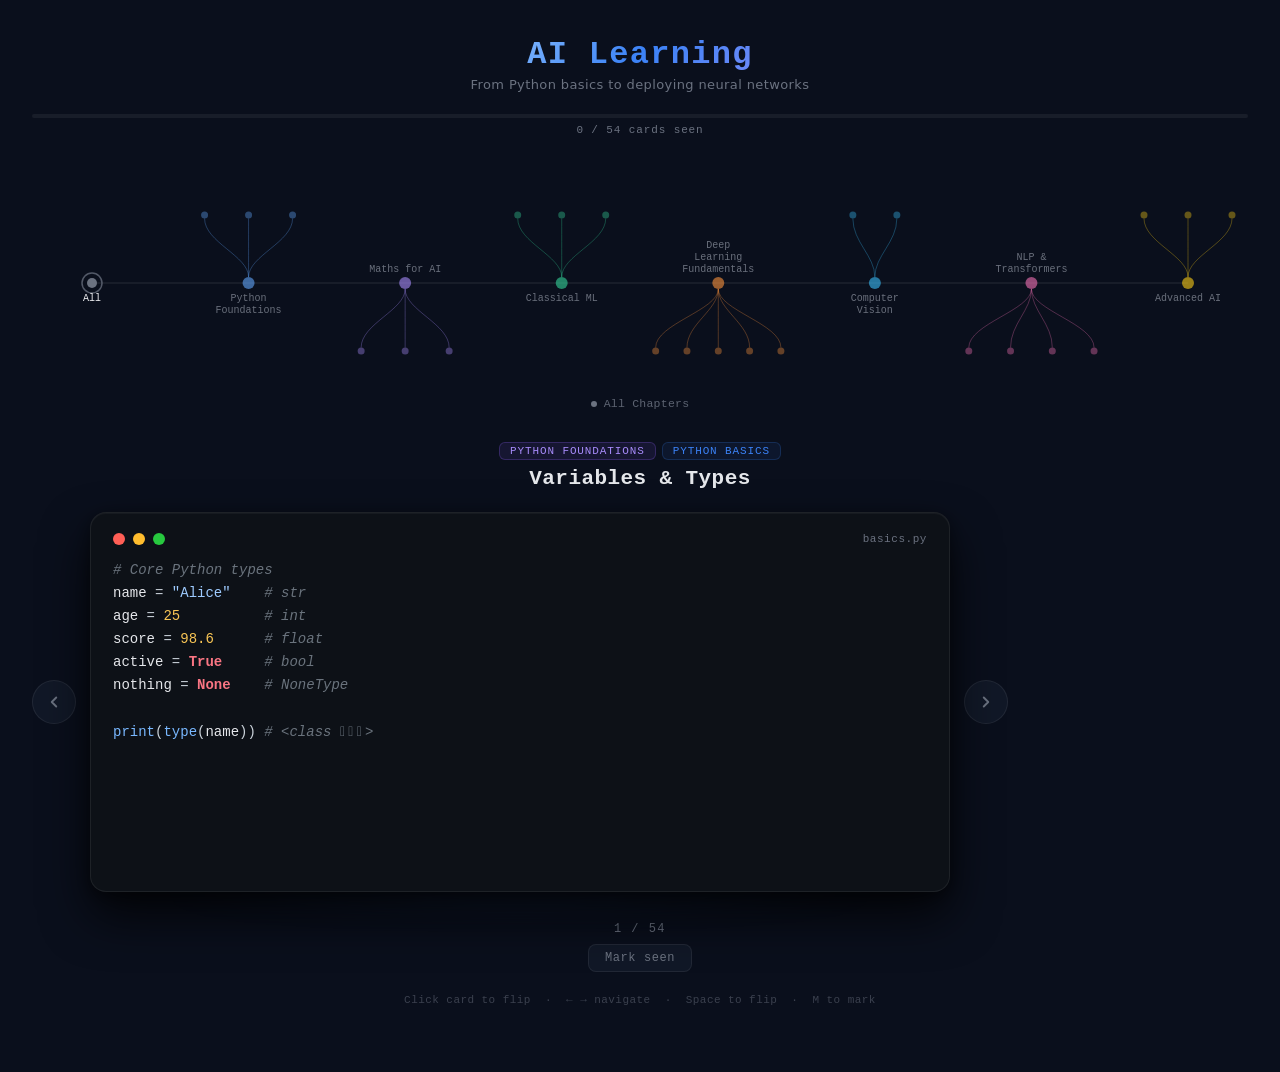
<file: Portfolio/index.html>
<!DOCTYPE html>
<html lang="en">
<head>
  <meta charset="UTF-8">
  <meta name="viewport" content="width=device-width, initial-scale=1.0">
  <title>AI Learning — Flashcards</title>
  <link rel="stylesheet" href="style.css">
</head>
<body>

<div class="app">

  <!-- SITE HEADER -->
  <div class="site-header">
    <h1 class="site-title">AI&nbsp;Learning</h1>
    <p class="site-sub">From Python basics to deploying neural networks</p>
  </div>

  <!-- PROGRESS BAR -->
  <div class="progress-wrap">
    <div class="progress-track">
      <div class="progress-fill" id="progress-bar"></div>
    </div>
    <span class="progress-label" id="progress-label">0 / 0 cards seen</span>
  </div>

  <!-- LEARNING TIMELINE TREE -->
  <div class="timeline-wrap" id="timeline-wrap">
    <div class="timeline-scroll" id="timeline-scroll">
      <svg id="timeline-svg" xmlns="http://www.w3.org/2000/svg"></svg>
    </div>
    <div class="tl-info" id="tl-info"></div>
  </div>

  <!-- CARD HEADER -->
  <div class="card-header">
    <div class="badge-row">
      <span class="chapter-badge" id="chapter-badge"></span>
      <span class="topic-badge" id="topic-badge"></span>
    </div>
    <h2 id="card-title"></h2>
  </div>

  <!-- FLASHCARD AREA -->
  <div class="flashcard-area">

    <button class="nav-btn" id="prev-btn" aria-label="Previous card">
      <svg viewBox="0 0 24 24" fill="none" stroke="currentColor"
           stroke-width="2.5" stroke-linecap="round" stroke-linejoin="round">
        <polyline points="15 18 9 12 15 6"></polyline>
      </svg>
    </button>

    <div class="card-container">
      <div class="card" id="card">

        <!-- FRONT -->
        <div class="card-face front">
          <div class="code-card">
            <div class="header">
              <span class="dot red"></span>
              <span class="dot yellow"></span>
              <span class="dot green"></span>
              <span class="filename" id="filename">main.py</span>
            </div>
            <pre><code id="code-content"></code></pre>
          </div>
        </div>

        <!-- BACK -->
        <div class="card-face back">
          <div class="back-content" id="back-content"></div>
        </div>

      </div>
      <div class="card-glow"></div>
    </div>

    <button class="nav-btn" id="next-btn" aria-label="Next card">
      <svg viewBox="0 0 24 24" fill="none" stroke="currentColor"
           stroke-width="2.5" stroke-linecap="round" stroke-linejoin="round">
        <polyline points="9 18 15 12 9 6"></polyline>
      </svg>
    </button>

  </div>

  <!-- INDEX & MARK -->
  <div class="index-area">
    <div class="index-dots" id="index-dots"></div>
    <span class="index-label" id="index-label">1 / 1</span>
    <button class="mark-btn" id="mark-btn">Mark seen</button>
  </div>

  <!-- HINT -->
  <p class="hint">Click card to flip &nbsp;·&nbsp; ← → navigate &nbsp;·&nbsp; Space to flip &nbsp;·&nbsp; M to mark</p>

</div>

<script src="script.js"></script>
</body>
</html>
</file>
<file: Portfolio/style.css>
/* ──────────────────────────── RESET & VARIABLES ──────────────────────────── */
*,
*::before,
*::after {
  margin: 0;
  padding: 0;
  box-sizing: border-box;
}

:root {
  --bg:           #0a0f1c;
  --surface:      #0d1117;
  --surface-2:    #111827;
  --border:       rgba(255, 255, 255, 0.07);
  --border-hover: rgba(59, 130, 246, 0.5);
  --text:         #e5e7eb;
  --text-dim:     #6b7280;
  --accent:       #3b82f6;
  --accent-dim:   rgba(59, 130, 246, 0.12);
  --accent-glow:  rgba(59, 130, 246, 0.22);
  --shadow-deep:  rgba(0, 0, 0, 0.75);
  --card-w:       860px;
  --card-h:       380px;
  --radius:       16px;
  /* Syntax colours */
  --py-kw:        #f97583;   /* keywords          — red-pink   */
  --py-builtin:   #79b8ff;   /* builtins          — blue       */
  --py-str:       #9ecbff;   /* strings           — light-blue */
  --py-num:       #f8c555;   /* numbers           — amber      */
  --py-cmt:       #6a737d;   /* comments          — grey       */
  --py-func:      #b392f0;   /* def names         — purple     */
  --py-class:     #ffab70;   /* class names       — orange     */
  --py-self:      #e06c75;   /* self/cls          — salmon     */
  --py-deco:      #f97583;   /* decorators        — red-pink   */
  --py-lib:       #56d364;   /* import/lib names  — green      */
  --py-attr:      #d2a8ff;   /* attributes        — lavender   */
  --py-var:       #e5e7eb;   /* plain variables   — near-white */
  --py-op:        #ff7b72;   /* operators         — coral      */
  --py-special:   #ffa657;   /* dunder methods    — warm-amber */
}

/* ──────────────────────────── BASE ──────────────────────────── */
html { scroll-behavior: smooth; }

body {
  background: var(--bg);
  font-family: 'Segoe UI', system-ui, -apple-system, sans-serif;
  color: var(--text);
  min-height: 100vh;
  display: flex;
  justify-content: center;
  align-items: flex-start;
  padding: 24px 32px 60px;
}

/* ──────────────────────────── APP ──────────────────────────── */
.app {
  display: flex;
  flex-direction: column;
  align-items: center;
  gap: 22px;
  width: 100%;
  max-width: 100%;
}

/* ──────────────────────────── SITE HEADER ──────────────────────────── */
.site-header {
  text-align: center;
  padding-top: 12px;
}

.site-title {
  font-family: monospace;
  font-size: clamp(22px, 4vw, 32px);
  font-weight: 700;
  letter-spacing: 0.04em;
  background: linear-gradient(135deg, #93c5fd, #3b82f6 50%, #818cf8);
  -webkit-background-clip: text;
  -webkit-text-fill-color: transparent;
  background-clip: text;
}

.site-sub {
  font-size: 13px;
  color: var(--text-dim);
  margin-top: 4px;
  letter-spacing: 0.03em;
}

/* ──────────────────────────── PROGRESS ──────────────────────────── */
.progress-wrap {
  width: 100%;
  display: flex;
  flex-direction: column;
  align-items: center;
  gap: 6px;
}

.progress-track {
  width: 100%;
  height: 4px;
  background: rgba(255,255,255,0.06);
  border-radius: 4px;
  overflow: hidden;
}

.progress-fill {
  height: 100%;
  background: linear-gradient(90deg, #3b82f6, #818cf8);
  border-radius: 4px;
  transition: width 0.4s ease;
  width: 0%;
}

.progress-label {
  font-family: monospace;
  font-size: 11px;
  color: var(--text-dim);
  letter-spacing: 0.08em;
}

/* ──────────────────────────── TIMELINE TREE ──────────────────────────── */
.timeline-wrap {
  width: 100%;
}

.timeline-scroll {
  overflow: visible;
  padding: 10px 0;
}

#timeline-svg { display: block; overflow: visible; }

/* Trunk */
.tl-trunk {
  stroke: rgba(255,255,255,0.08);
  stroke-width: 1.5;
  fill: none;
}

/* Branch bezier lines — color set inline per chapter */
.tl-line {
  stroke-width: 1;
  fill: none;
  opacity: 0.3;
}

/* ── Chapter node ── */
.tl-ch-node { cursor: pointer; }

/* Ring behind the dot — visible on hover/active */
.tl-ch-ring {
  fill: none;
  stroke-width: 1.5;
  opacity: 0;
  transition: opacity 0.25s;
}
.tl-ch-node:hover  .tl-ch-ring { opacity: 0.45; }
.tl-ch-node.active .tl-ch-ring { opacity: 0.75; }

/* The dot itself — color set inline */
.tl-ch-dot {
  opacity: 0.6;
  transition: opacity 0.2s;
}
.tl-ch-node:hover  .tl-ch-dot { opacity: 0.9; }
.tl-ch-node.active .tl-ch-dot { opacity: 1; }

/* Chapter label */
.tl-ch-label {
  fill: rgba(156,163,175,0.65);
  font-family: monospace;
  font-size: 10px;
  text-anchor: middle;
  pointer-events: none;
  transition: fill 0.2s;
}
.tl-ch-node:hover  .tl-ch-label { fill: #e5e7eb; }
.tl-ch-node.active .tl-ch-label { fill: #f3f4f6; }

/* ── Topic node ── */
.tl-tp-node { cursor: pointer; }

.tl-tp-ring {
  fill: none;
  stroke-width: 1;
  opacity: 0;
  transition: opacity 0.25s;
}
.tl-tp-node:hover  .tl-tp-ring { opacity: 0.5; }
.tl-tp-node.active .tl-tp-ring { opacity: 0.85; }

.tl-tp-dot {
  opacity: 0.38;
  transition: opacity 0.2s;
}
.tl-tp-node:hover  .tl-tp-dot { opacity: 0.75; }
.tl-tp-node.active .tl-tp-dot { opacity: 1; }

/* ── Info strip (replaces per-node topic labels) ── */
.tl-info {
  display: flex;
  align-items: center;
  justify-content: center;
  gap: 7px;
  padding: 4px 20px 10px;
  min-height: 24px;
  font-family: monospace;
  font-size: 11.5px;
  letter-spacing: 0.02em;
  color: rgba(156,163,175,0.55);
  transition: color 0.2s;
  user-select: none;
}

.tl-info-dot {
  display: inline-block;
  width: 6px;
  height: 6px;
  border-radius: 50%;
  flex-shrink: 0;
  transition: background 0.25s;
}

.tl-info-sep { opacity: 0.35; }

/* ──────────────────────────── CARD HEADER ──────────────────────────── */
.card-header {
  display: flex;
  flex-direction: column;
  align-items: center;
  gap: 7px;
}

.badge-row {
  display: flex;
  gap: 6px;
  flex-wrap: wrap;
  justify-content: center;
}

.chapter-badge {
  font-family: monospace;
  font-size: 11px;
  color: #a78bfa;
  background: rgba(139, 92, 246, 0.1);
  border: 1px solid rgba(139, 92, 246, 0.25);
  border-radius: 6px;
  padding: 2px 10px;
  letter-spacing: 0.08em;
  text-transform: uppercase;
}

.topic-badge {
  font-family: monospace;
  font-size: 11px;
  color: var(--accent);
  background: rgba(59, 130, 246, 0.08);
  border: 1px solid rgba(59, 130, 246, 0.2);
  border-radius: 6px;
  padding: 2px 10px;
  letter-spacing: 0.08em;
  text-transform: uppercase;
}

h2 {
  font-family: monospace;
  font-size: clamp(15px, 3vw, 21px);
  font-weight: 600;
  color: var(--text);
  letter-spacing: 0.02em;
  text-align: center;
}

/* ──────────────────────────── FLASHCARD AREA ──────────────────────────── */
.flashcard-area {
  display: flex;
  align-items: center;
  gap: 14px;
  width: 100%;
}

/* ──────────────────────────── NAV BUTTONS ──────────────────────────── */
.nav-btn {
  flex-shrink: 0;
  width: 44px;
  height: 44px;
  border-radius: 50%;
  border: 1px solid var(--border);
  background: var(--surface-2);
  color: var(--text-dim);
  cursor: pointer;
  display: flex;
  align-items: center;
  justify-content: center;
  transition: border-color 0.2s, color 0.2s, box-shadow 0.2s, transform 0.15s, background 0.2s;
}

.nav-btn svg { width: 18px; height: 18px; }

.nav-btn:hover {
  border-color: var(--border-hover);
  color: var(--accent);
  box-shadow: 0 0 0 3px var(--accent-dim);
  background: #151f30;
}

.nav-btn:active { transform: scale(0.88); }

/* ──────────────────────────── CARD CONTAINER ──────────────────────────── */
.card-container {
  position: relative;
  perspective: 1200px;
  flex: 1;
  max-width: var(--card-w);
}

/* Ambient glow beneath the card */
.card-glow {
  position: absolute;
  bottom: -18px;
  left: 8%;
  width: 84%;
  height: 38px;
  background: radial-gradient(ellipse, rgba(59, 130, 246, 0.18) 0%, transparent 72%);
  filter: blur(14px);
  border-radius: 50%;
  pointer-events: none;
  z-index: -1;
  transition: opacity 0.4s;
}

/* ──────────────────────────── CARD ──────────────────────────── */
.card {
  width: 100%;
  height: var(--card-h);
  position: relative;
  transform-style: preserve-3d;
  transition: transform 0.65s ease-in-out;
  cursor: pointer;
}

.card.flip { transform: rotateY(180deg); }

/* ──────────────────────────── CARD FACES ──────────────────────────── */
.card-face {
  position: absolute;
  inset: 0;
  border-radius: var(--radius);
  backface-visibility: hidden;
  -webkit-backface-visibility: hidden;
}

/* ── FRONT ── */
.front { display: flex; align-items: stretch; }

.code-card {
  width: 100%;
  background: var(--surface);
  border-radius: var(--radius);
  border: 1px solid var(--border);
  padding: 20px 22px;
  display: flex;
  flex-direction: column;
  overflow: hidden;
  box-shadow:
    inset 0 1px 0 rgba(255, 255, 255, 0.04),
    0 24px 48px var(--shadow-deep),
    0 4px 16px rgba(0, 0, 0, 0.4);
}

/* macOS dot strip */
.header {
  display: flex;
  align-items: center;
  gap: 8px;
  margin-bottom: 14px;
  flex-shrink: 0;
}

.dot { width: 12px; height: 12px; border-radius: 50%; }
.red    { background: #ff5f56; }
.yellow { background: #ffbd2e; }
.green  { background: #27c93f; }

.filename {
  margin-left: auto;
  font-family: monospace;
  font-size: 11px;
  color: var(--text-dim);
  letter-spacing: 0.05em;
}

pre {
  flex: 1;
  overflow: auto;
  scrollbar-width: thin;
  scrollbar-color: rgba(255,255,255,0.1) transparent;
}

pre::-webkit-scrollbar          { width: 4px; height: 4px; }
pre::-webkit-scrollbar-thumb    { background: rgba(255,255,255,0.12); border-radius: 4px; }
pre::-webkit-scrollbar-track    { background: transparent; }

code {
  font-family: 'Fira Code', 'Cascadia Code', 'Courier New', monospace;
  font-size: clamp(11px, 1.9vw, 14px);
  line-height: 1.65;
  color: #c9d1d9;
  text-align: left;
  white-space: pre;
}

/* ── PYTHON SYNTAX COLOURS ── */
.py-kw      { color: var(--py-kw);      font-weight: 600; }
.py-builtin { color: var(--py-builtin); }
.py-str     { color: var(--py-str);     }
.py-num     { color: var(--py-num);     }
.py-cmt     { color: var(--py-cmt);     font-style: italic; }
.py-funcdef { color: var(--py-func);    font-weight: 600; }
.py-classdef{ color: var(--py-class);   font-weight: 600; }
.py-self    { color: var(--py-self);    }
.py-decorator { color: var(--py-deco);  }
.py-lib     { color: var(--py-lib);     font-weight: 600; }
.py-attr    { color: var(--py-attr);    }
.py-special { color: var(--py-special); font-weight: 600; }
.py-op      { color: var(--py-op);      }
.py-var     { color: var(--py-var);     }

/* ── BACK ── */
.back {
  background: linear-gradient(145deg, #121c2e 0%, #0c1420 100%);
  border: 1px solid var(--border);
  transform: rotateY(180deg);
  display: flex;
  align-items: center;
  justify-content: center;
  padding: 28px 32px;
  box-shadow:
    0 24px 48px var(--shadow-deep),
    0 4px 16px rgba(0, 0, 0, 0.4);
}

.back-content {
  font-family: 'Segoe UI', system-ui, sans-serif;
  font-size: clamp(13px, 2vw, 15px);
  line-height: 1.75;
  color: #d1d5db;
  max-width: 520px;
  text-align: center;
}

.back-content strong {
  color: #f3f4f6;
  font-weight: 600;
}

.back-content code {
  font-family: monospace;
  font-size: 0.88em;
  background: rgba(255, 255, 255, 0.07);
  border: 1px solid rgba(255, 255, 255, 0.1);
  border-radius: 4px;
  padding: 1px 6px;
  color: #93c5fd;
  white-space: normal;
}

/* ──────────────────────────── INDEX ──────────────────────────── */
.index-area {
  display: flex;
  flex-direction: column;
  align-items: center;
  gap: 8px;
}

.index-dots {
  display: flex;
  gap: 7px;
  flex-wrap: wrap;
  justify-content: center;
  max-width: 340px;
}

.index-dot {
  width: 7px;
  height: 7px;
  border-radius: 50%;
  background: rgba(255, 255, 255, 0.1);
  border: 1px solid rgba(255, 255, 255, 0.12);
  cursor: pointer;
  transition: background 0.25s, transform 0.25s, box-shadow 0.25s;
}

.index-dot:hover { background: rgba(59, 130, 246, 0.4); }

.index-dot.active {
  background: var(--accent);
  transform: scale(1.4);
  box-shadow: 0 0 8px var(--accent-glow);
  border-color: var(--accent);
}

.index-dot.seen {
  background: rgba(34, 197, 94, 0.45);
  border-color: rgba(34, 197, 94, 0.5);
}

.index-dot.seen.active {
  background: #22c55e;
  border-color: #22c55e;
  box-shadow: 0 0 8px rgba(34, 197, 94, 0.5);
}

.index-label {
  font-family: monospace;
  font-size: 12px;
  color: var(--text-dim);
  letter-spacing: 0.12em;
}

/* ──────────────────────────── MARK BUTTON ──────────────────────────── */
.mark-btn {
  font-family: monospace;
  font-size: 12px;
  padding: 6px 16px;
  border-radius: 8px;
  border: 1px solid var(--border);
  background: var(--surface-2);
  color: var(--text-dim);
  cursor: pointer;
  transition: all 0.2s;
  letter-spacing: 0.05em;
}

.mark-btn:hover {
  border-color: rgba(34, 197, 94, 0.4);
  color: #86efac;
}

.mark-btn.seen {
  border-color: rgba(34, 197, 94, 0.45);
  color: #22c55e;
  background: rgba(34, 197, 94, 0.08);
}

/* ──────────────────────────── HINT ──────────────────────────── */
.hint {
  font-family: monospace;
  font-size: 11px;
  color: rgba(107, 114, 128, 0.5);
  letter-spacing: 0.04em;
  text-align: center;
}

/* ──────────────────────────── RESPONSIVE ──────────────────────────── */

/* Large tablet */
@media (max-width: 900px) {
  :root { --card-h: 330px; }
  .flashcard-area { gap: 10px; }
}

/* Small tablet / large phone */
@media (max-width: 680px) {
  :root { --card-h: 300px; }

  .nav-btn       { width: 38px; height: 38px; }
  .nav-btn svg   { width: 16px; height: 16px; }
  .back          { padding: 20px 22px; }
  .ch-btn        { font-size: 11px; padding: 5px 11px; }
}

/* Phone */
@media (max-width: 480px) {
  body {
    align-items: flex-start;
    padding: 16px 12px 40px;
  }

  :root { --card-h: 270px; }

  .app { gap: 14px; }

  .code-card       { padding: 14px 16px; }
  .header          { margin-bottom: 10px; }
  .dot             { width: 10px; height: 10px; }
  .nav-btn         { width: 34px; height: 34px; }
  .nav-btn svg     { width: 15px; height: 15px; }
  .back-content    { font-size: 12px; }
}

/* Very small phones */
@media (max-width: 360px) {
  :root { --card-h: 250px; }
  .nav-btn { width: 30px; height: 30px; }
}
</file>
